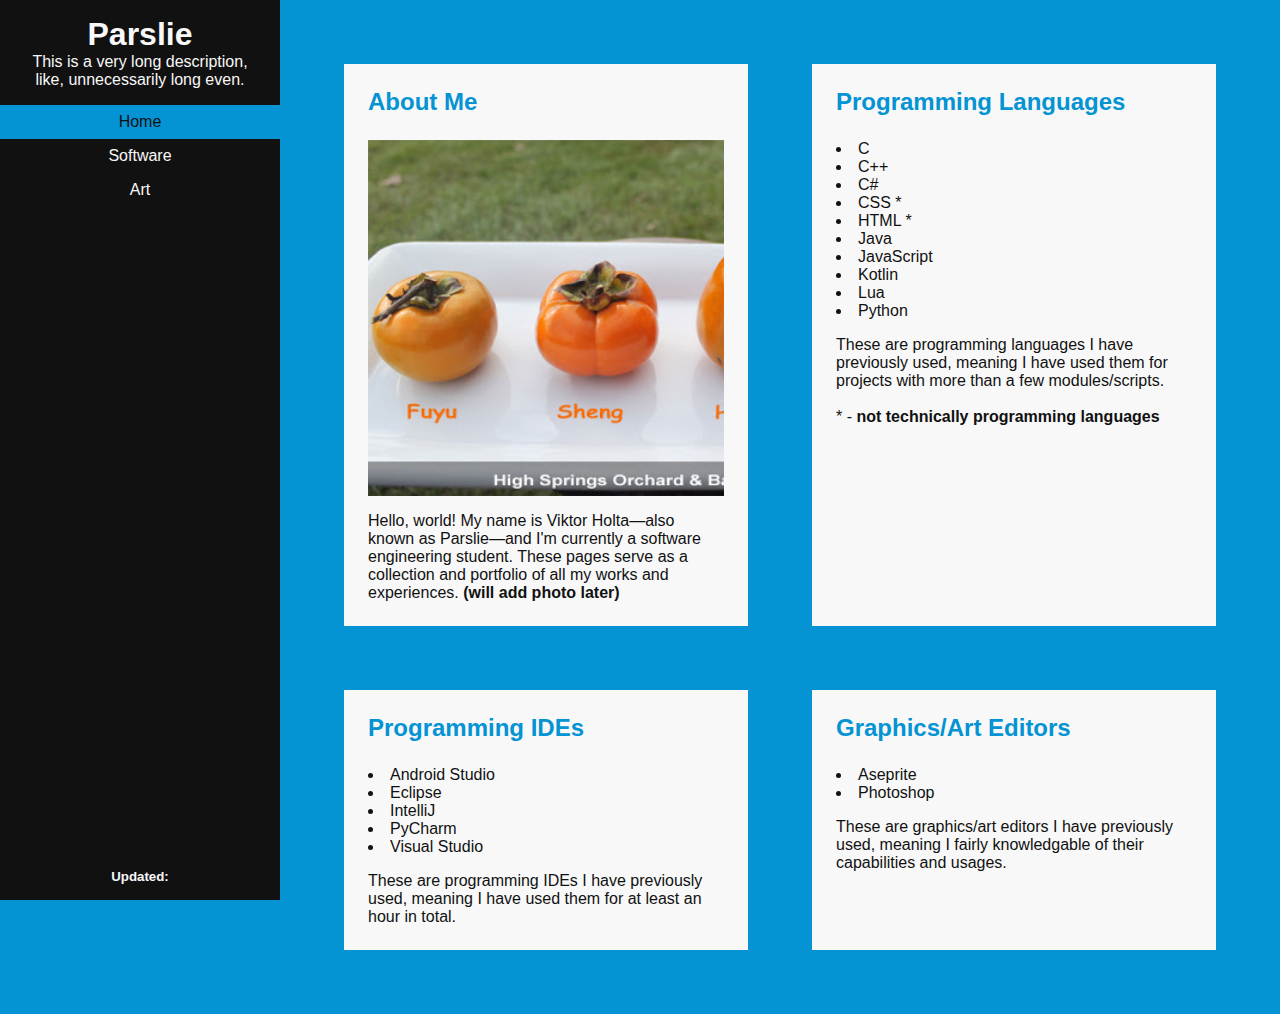
<file: index.html>
<!DOCTYPE html>
<html>
    <head>
        <title>Parslie</title>
        <link rel="stylesheet" href="styles/layout.css" />
        <link rel="stylesheet" href="styles/color.css" />
        <link rel="stylesheet" href="styles/design.css" />

        <script type="text/javascript" src="scripts/updated.js"></script>
        <script type="text/javascript" src="scripts/data/home.js"></script>
        <script type="text/javascript" src="scripts/entryInjector.js"></script>
    </head>
    <body class="cyan">
        <aside id="sidebar">
            <header>
                <h1>Parslie</h1>
                <p>This is a very long description, like, unnecessarily long even.</p>
            </header>
            <nav>
                <ul>
                    <li><a href="#" class="selected cyan">Home</a></li>
                    <li><a href="software.html" class="magenta">Software</a></li>
                    <li><a href="art.html" class="yellow">Art</a></li>
                </ul>
            </nav>
            <footer>
            </footer>
        </aside>
        <content id="entries">
            <!--section class="entry">
                <header>
                    <h2 class="title">This is a title</h2>
                </header>
                <content>
                    <img src="OLD/res/img/parslie.png" />
                    <p>
                        This is a paragrapy that is very paragraphy. 'Paragraphy' basically means to be paragraph-like.
                    </p>
                </content>
                <footer>
                    <ul class="tags">
                        <li>Unity</li>
                        <li>Platformer</li>
                    </ul>
                </footer>
            </section-->
        </content>
    </body>
</html>
</file>
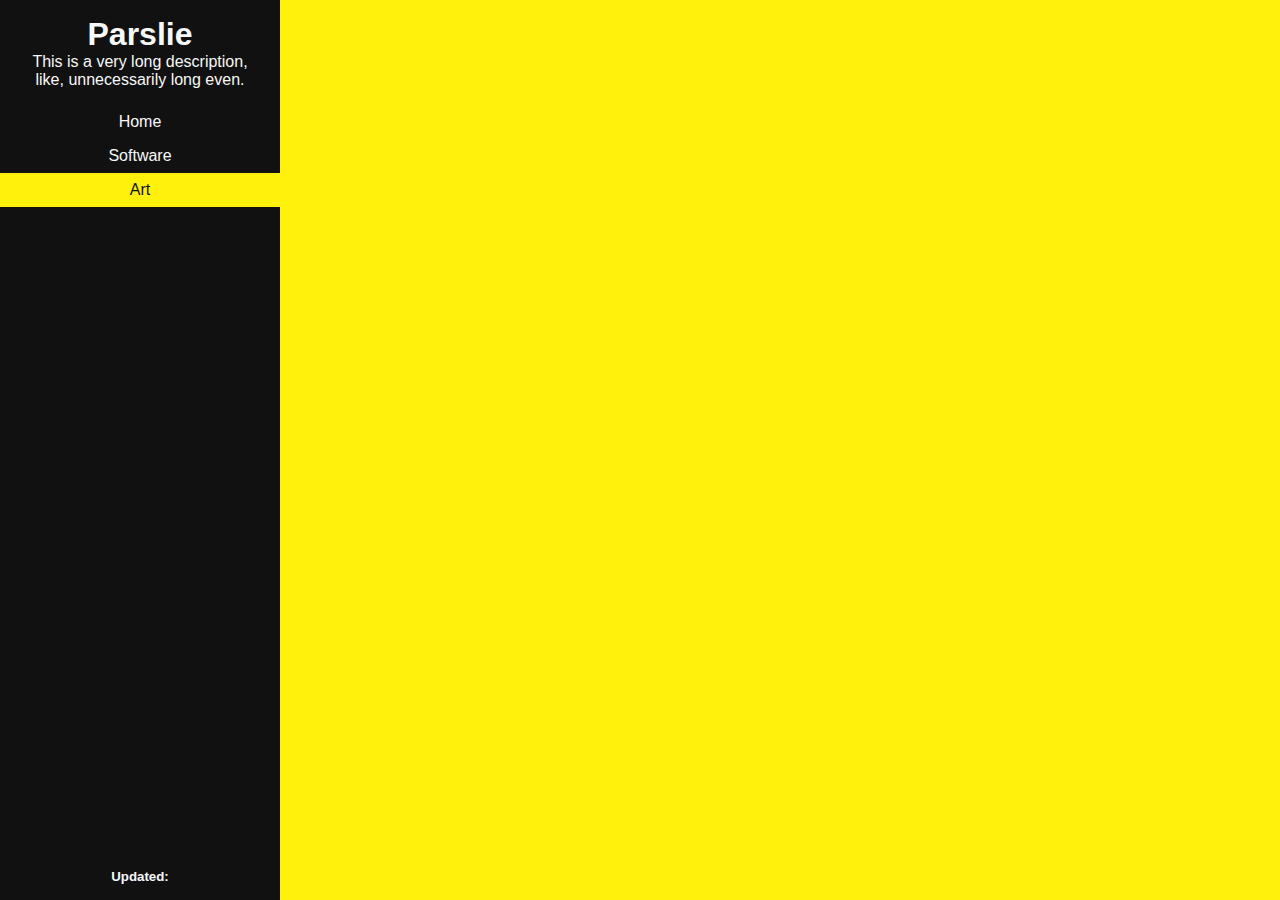
<file: art.html>
<!DOCTYPE html>
<html>
    <head>
        <title>Parslie</title>
        <link rel="stylesheet" href="styles/layout.css" />
        <link rel="stylesheet" href="styles/color.css" />
        <link rel="stylesheet" href="styles/design.css" />

        <script type="text/javascript" src="scripts/updated.js"></script>
    </head>
    <body class="yellow">
        <aside id="sidebar">
            <header>
                <h1>Parslie</h1>
                <p>This is a very long description, like, unnecessarily long even.</p>
            </header>
            <nav>
                <ul>
                    <li><a href="index.html" class="cyan">Home</a></li>
                    <li><a href="software.html" class="magenta">Software</a></li>
                    <li><a href="#" class="selected yellow">Art</a></li>
                </ul>
            </nav>
            <footer>
            </footer>
        </aside>
        <content id="entries">
            <!--section class="entry">
                <header>
                    <h2 class="title">This is a title</h2>
                </header>
                <content>
                    <img src="OLD/res/img/parslie.png" />
                    <p>
                        This is a paragrapy that is very paragraphy. 'Paragraphy' basically means to be paragraph-like.
                    </p>
                </content>
                <footer>
                    <ul class="tags">
                        <li>Unity</li>
                        <li>Platformer</li>
                    </ul>
                </footer>
            </section-->
        </content>
    </body>
</html>
</file>
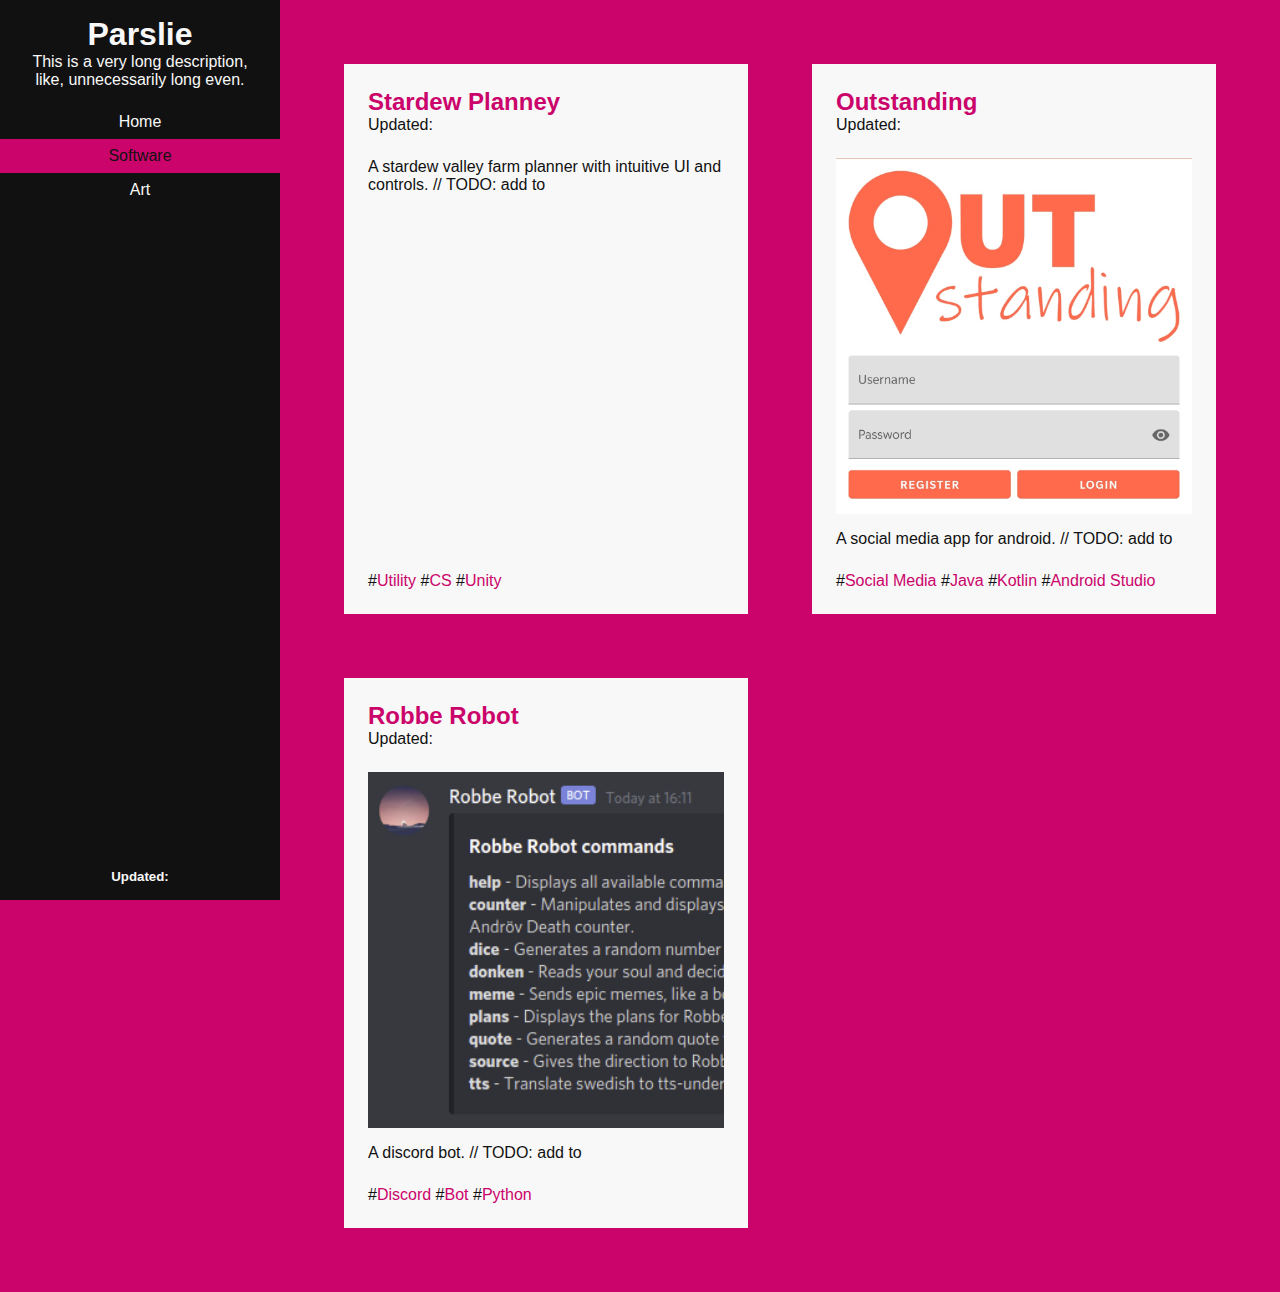
<file: software.html>
<!DOCTYPE html>
<html>
    <head>
        <title>Parslie</title>
        <link rel="stylesheet" href="styles/layout.css" />
        <link rel="stylesheet" href="styles/color.css" />
        <link rel="stylesheet" href="styles/design.css" />

        <script type="text/javascript" src="scripts/updated.js"></script>
        <script type="text/javascript" src="scripts/data/software.js"></script>
        <script type="text/javascript" src="scripts/entryInjector.js"></script>
    </head>
    <body class="magenta">
        <aside id="sidebar">
            <header>
                <h1>Parslie</h1>
                <p>This is a very long description, like, unnecessarily long even.</p>
            </header>
            <nav>
                <ul>
                    <li><a href="index.html" class="cyan">Home</a></li>
                    <li><a href="#" class="selected magenta">Software</a></li>
                    <li><a href="art.html" class="yellow">Art</a></li>
                </ul>
            </nav>
            <footer>
            </footer>
        </aside>
        <content id="entries">
            <!--section class="entry">
                <header>
                    <h2 class="title">This is a title</h2>
                </header>
                <content>
                    <img src="OLD/res/img/parslie.png" />
                    <p>
                        This is a paragrapy that is very paragraphy. 'Paragraphy' basically means to be paragraph-like.
                    </p>
                </content>
                <footer>
                    <ul class="tags">
                        <li>Unity</li>
                        <li>Platformer</li>
                    </ul>
                </footer>
            </section-->
        </content>
    </body>
</html>
</file>
<file: styles/layout.css>
:root {
    --sidebar-width: 280px;
    --sidebar-padding: 16px;
    --nav-btn-padding: 8px;

    --content-padding: 64px;
    --entry-padding: 24px;
}

* {
    margin: 0;
    padding: 0;
}

/* Sidebar Menu */

#sidebar {
    position: fixed;
    top: 0;
    bottom: 0;
    left: 0;
    width: var(--sidebar-width);

    display: flex;
    flex-direction: column;

    text-align: center;
}

#sidebar > header {
    padding: var(--sidebar-padding);
}

#sidebar > footer {
    padding: var(--sidebar-padding);

    display: flex;
    flex-direction: column-reverse;
    flex-grow: 1;
}

#sidebar > nav a {
    display: block;
    width: 100%;
    padding: var(--nav-btn-padding) 0;
}

/* Content */

#entries {
    position: absolute;
    top: 0;
    right: 0;
    left: var(--sidebar-width);
    padding: var(--content-padding);

    display: grid;
    grid-template-columns: repeat(auto-fill, minmax(24rem, 1fr));
    column-gap: var(--content-padding);
    row-gap: var(--content-padding);

    z-index: -1;
}

.entry {
    display: flex;
    flex-direction: column;
}

.entry > header {
    padding: var(--entry-padding);
}

.entry > content {
    padding: 0 var(--entry-padding) var(--entry-padding);
    display: block;
    flex-grow: 1;
}

.entry > content > ul {
    list-style-position: inside;
}

.entry > content > .img-container {
    width: 100%;
    overflow: hidden;
}

.entry > content > * + * {
    margin-top: 1em;
}

.entry > footer {
    padding: 0 var(--entry-padding) var(--entry-padding);
}

.tags li {
    display: inline-block;
}

/* Misc */

#image-viewer-bg {
    position: fixed;
    top: 0;
    right: 0;
    bottom: 0;
    left: 0;
}

#image-viewer {
    position: fixed;
    top: 50%;
    left: 50%;
}
</file>
<file: styles/color.css>
:root {
    --black: #111111;
    --white: #f8f8f8;
    --cyan: #0493d3;
    --magenta: #cb046b;
    --yellow: #fff10c;
}

body.cyan {
    background-color: var(--cyan);
}

body.magenta {
    background-color: var(--magenta);
}

body.yellow {
    background-color: var(--yellow);
}

/* Sidebar Menu */

#sidebar {
    background-color: var(--black);
    color: var(--white);
}

nav a.cyan:hover, nav a.cyan.selected {
    background-color: var(--cyan);
}

nav a.magenta:hover, nav a.magenta.selected {
    background-color: var(--magenta);
}

nav a.yellow:hover, nav a.yellow.selected {
    background-color: var(--yellow);
}

nav a {
    color: var(--white);
}

nav a:hover, nav a.selected {
    color: var(--black);
}

/* Entries */

.entry {
    background-color: var(--white);
    color: var(--black);
}

body.cyan .entry a, body.cyan .entry h2 {
    color: var(--cyan);
}

body.magenta .entry a, body.magenta .entry h2 {
    color: var(--magenta);
}

body.yellow .entry a, body.yellow .entry h2 {
    color: var(--yellow);
}

.entry a:hover {
    filter: brightness(75%);
}

.entry img:hover {
    filter: brightness(75%);
}

/* Misc */

#image-viewer-bg {
    background-color: #000a;
}
</file>
<file: styles/design.css>
body {
    font-family: sans-serif;
}

a {
    text-decoration: none;
}

.tags li::before {
    content: "#";
}

.entry > content img {
    cursor: pointer;
}
</file>
